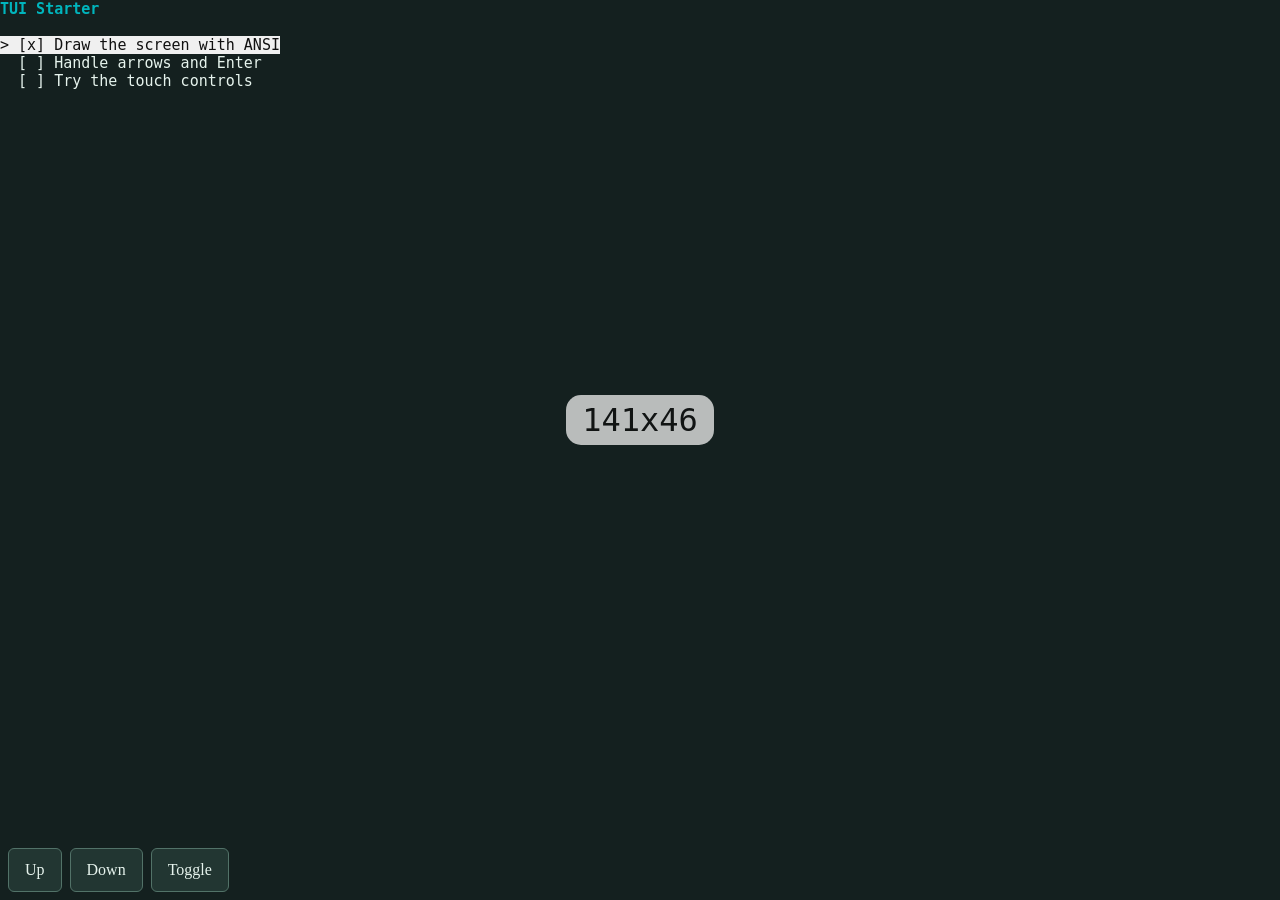
<file: examples/hterm-tui/index.html>
<!doctype html>
<html lang="en">
<head>
  <meta charset="utf-8">
  <meta name="viewport" content="width=device-width, initial-scale=1">
  <title>TUI Starter</title>
  <link rel="stylesheet" href="style.css">
  <script defer src="hterm_all.js"></script>
  <script defer src="terminal.js"></script>
  <script defer src="app.js"></script>
</head>
<body>
  <main id="terminal" aria-label="TUI Starter terminal"></main>
  <nav aria-label="Terminal controls">
    <button type="button" data-key="up">Up</button>
    <button type="button" data-key="down">Down</button>
    <button type="button" data-key="enter">Toggle</button>
  </nav>
</body>
</html>
</file>
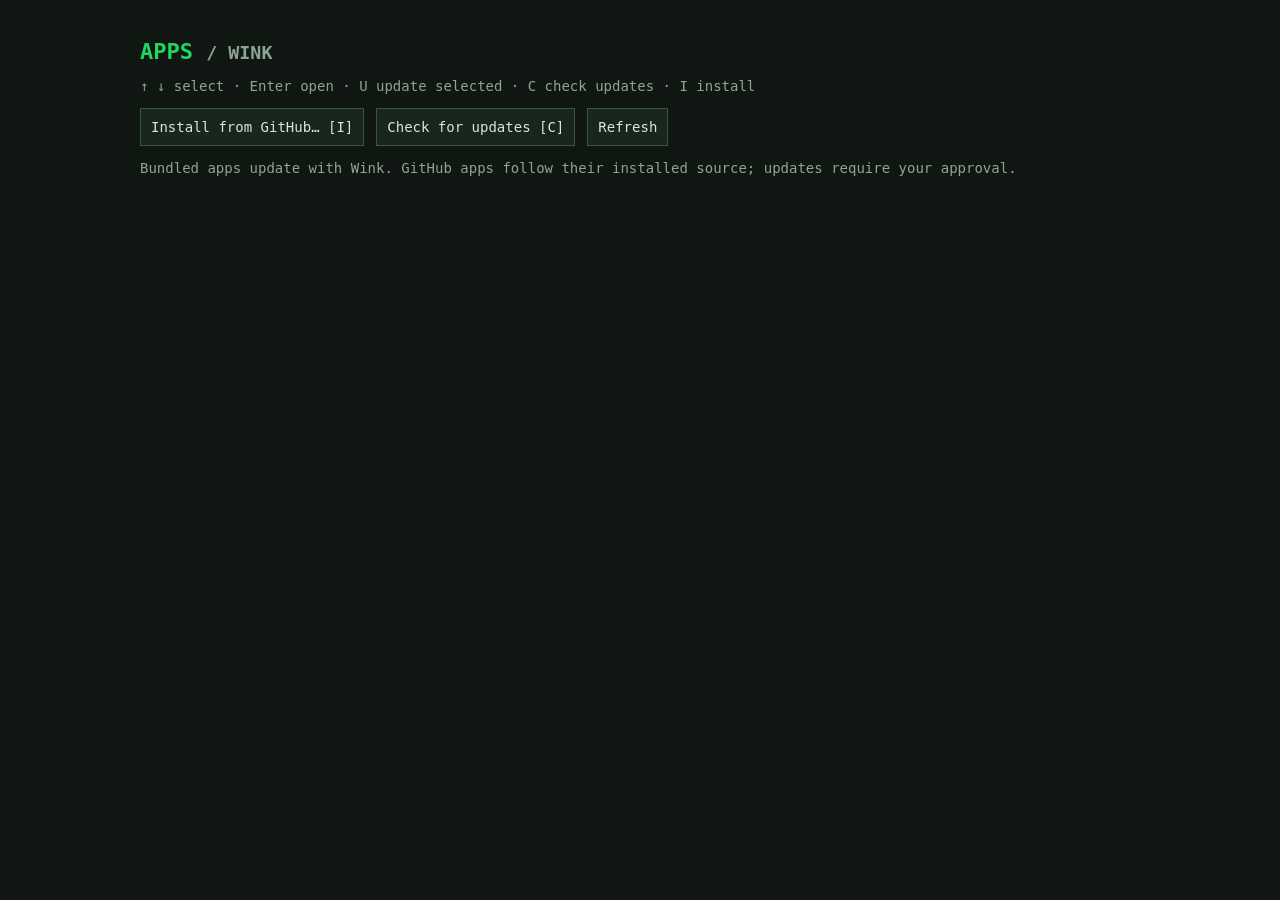
<file: Resources/Plugins/org.blink.apps/index.html>
<!doctype html><html lang="en"><head><meta charset="utf-8"><title>Apps</title><link rel="stylesheet" href="style.css"></head><body><header><h1>APPS <small>/ WINK</small></h1><p>↑ ↓ select · Enter open · U update selected · C check updates · I install</p></header><nav><button id="install">Install from GitHub… [I]</button><button id="check">Check for updates [C]</button><button id="refresh">Refresh</button></nav><p>Bundled apps update with Wink. GitHub apps follow their installed source; updates require your approval.</p><div id="apps" role="list" aria-label="Installed apps"></div><p id="status" role="status" aria-live="polite"></p><script src="app.js"></script></body></html>
</file>
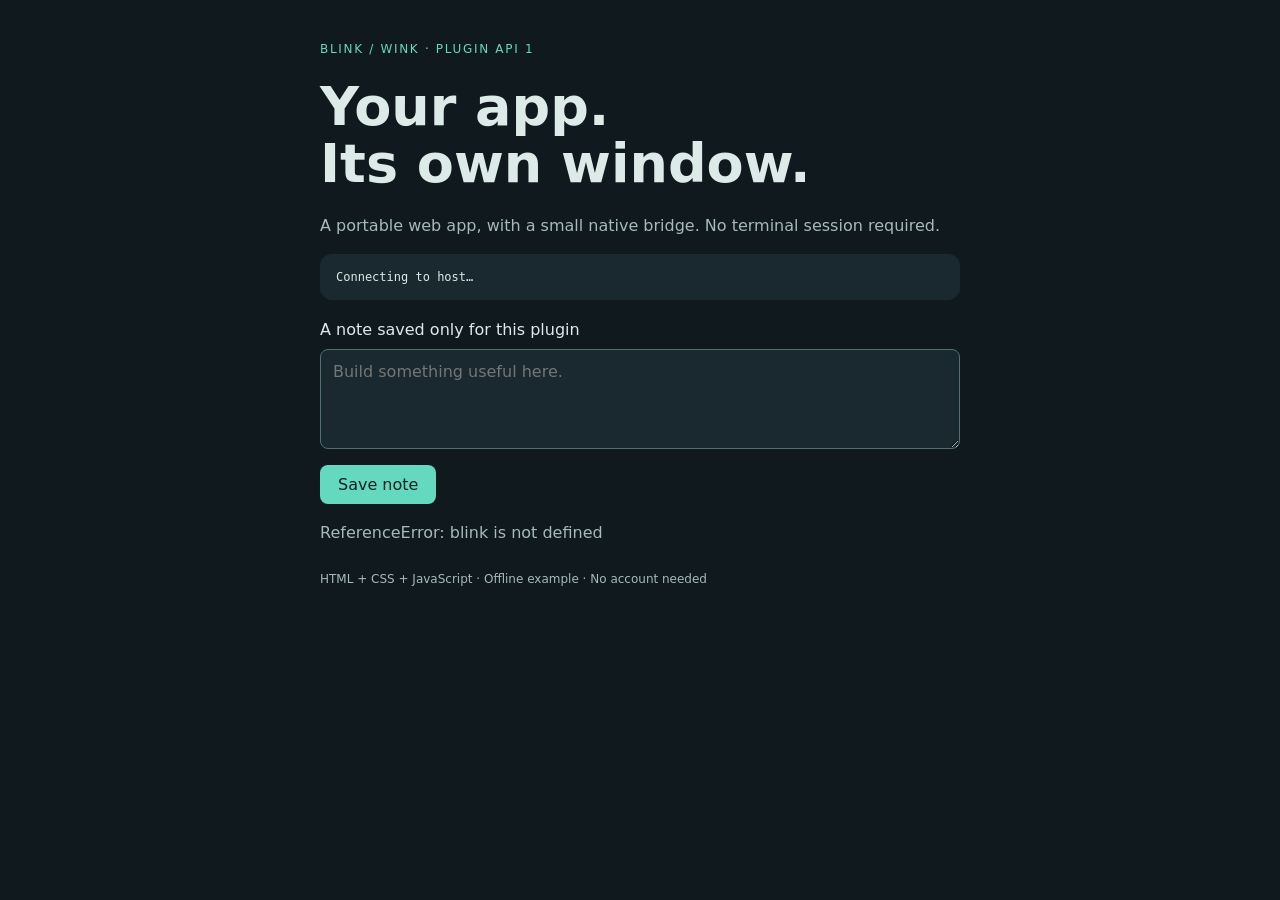
<file: Resources/Plugins/org.blink.demo/index.html>
<!doctype html>
<html lang="en"><head><meta charset="utf-8"><meta name="viewport" content="width=device-width,initial-scale=1"><title>Plugin Playground</title><link rel="stylesheet" href="style.css"><script defer src="app.js"></script></head>
<body><main><p class="eyebrow">BLINK / WINK · PLUGIN API 1</p><h1>Your app.<br>Its own window.</h1><p>A portable web app, with a small native bridge. No terminal session required.</p><pre id="host">Connecting to host…</pre><label for="note">A note saved only for this plugin</label><textarea id="note" placeholder="Build something useful here."></textarea><button id="save" disabled>Save note</button><p id="status" role="status"></p><footer>HTML + CSS + JavaScript · Offline example · No account needed</footer></main></body></html>
</file>
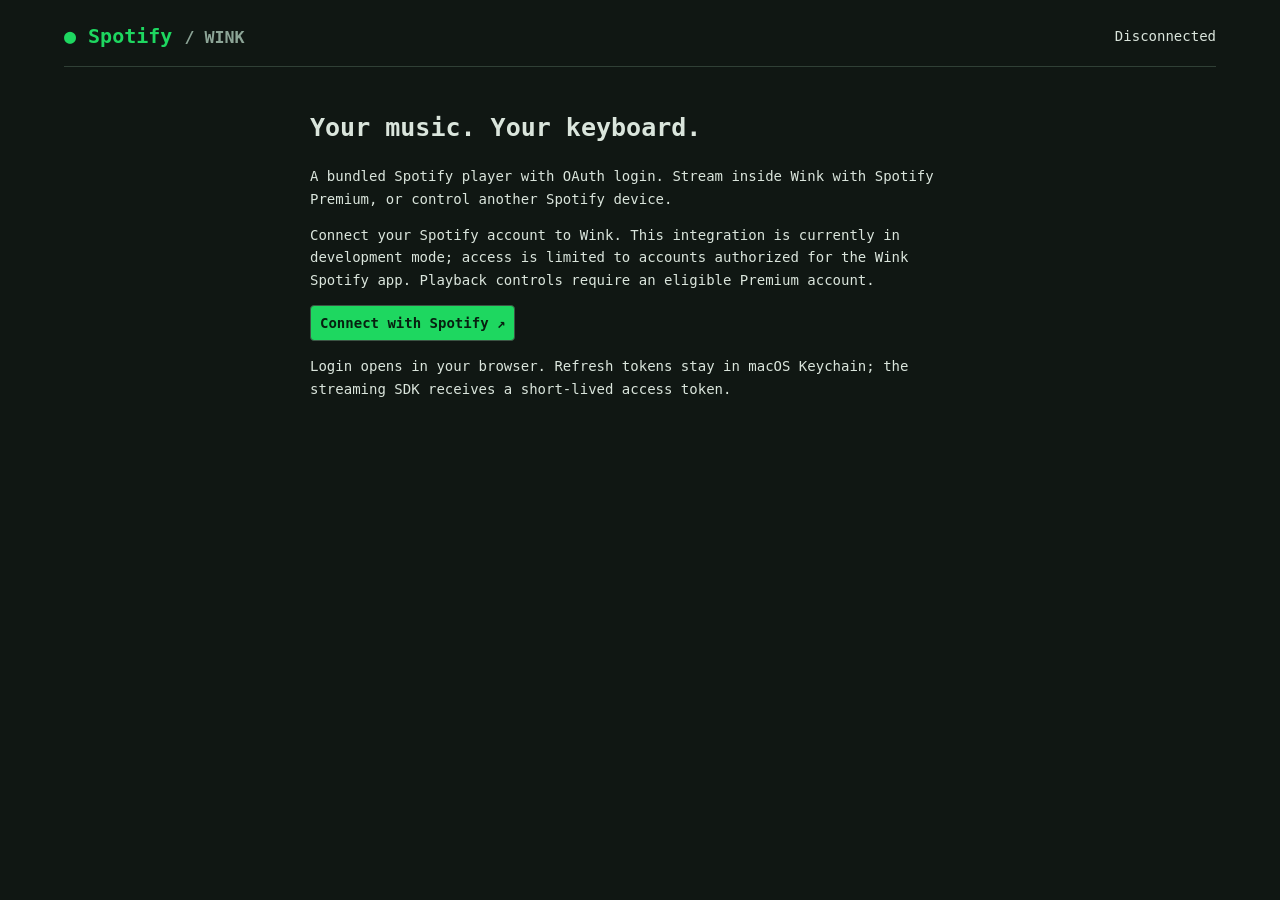
<file: Resources/Plugins/org.blink.spotify/index.html>
<!doctype html><html lang="en"><head><meta charset="utf-8"><meta name="viewport" content="width=device-width"><title>Spotify for Wink</title><link rel="stylesheet" href="style.css"></head><body>
<header><strong>● Spotify <small>/ WINK</small></strong><span id="connection">Disconnected</span><button id="disconnect" hidden>Disconnect</button></header>
<section id="setup"><h1>Your music. Your keyboard.</h1><p>A bundled Spotify player with OAuth login. Stream inside Wink with Spotify Premium, or control another Spotify device.</p><input id="client" type="hidden" value="824343e4193644aab4193e4574480d82"><p>Connect your Spotify account to Wink. This integration is currently in development mode; access is limited to accounts authorized for the Wink Spotify app. Playback controls require an eligible Premium account.</p><button id="login">Connect with Spotify ↗</button><p>Login opens in your browser. Refresh tokens stay in macOS Keychain; the streaming SDK receives a short-lived access token.</p></section>
<main id="app" hidden><section class="player"><img id="art" alt="Album artwork" hidden><div><p class="muted">NOW PLAYING</p><h1 id="title">No active playback</h1><p id="artist">Choose Play in Wink to connect the built-in player.</p><a id="tracklink" target="_blank" rel="noopener">View on Spotify</a><p id="progress"></p><div class="controls"><button id="previous" title="Previous [p]">|◀</button><button id="toggle" title="Play/pause [space]">Play</button><button id="next" title="Next [n]">▶|</button><button id="shuffle">Shuffle</button><button id="repeat">Repeat</button></div><label>Seek <input id="seek" type="range" min="0" max="100" value="0"></label><label>Volume <input id="volume" type="range" min="0" max="100" value="50"></label></div></section>
<div class="toolbar"><button id="stream">Play in Wink</button><span id="stream-status" role="status">In-app streaming requires Premium</span><label>Device <select id="devices"><option value="">Select device…</option></select></label><button id="refresh">Refresh</button></div>
<nav><button data-view="search">Search [/]</button><button data-view="library">Liked songs</button><button data-view="playlists">Playlists</button><button data-view="queue">Queue</button></nav>
<form id="searchform"><label class="sr-only" for="searchtype">Search for</label><select id="searchtype"><option value="artist">Artists</option><option value="album">Albums</option><option value="track">Tracks</option></select><input id="query" aria-label="Search Spotify" placeholder="Search for an artist, album or track…"><button>Search</button></form><div class="browse-heading"><button id="back" hidden>← Back</button><h2 id="heading">Search for an artist to browse their albums</h2><button id="playalbum" hidden>Play album</button></div><div id="discography" hidden><label>Releases <select id="release-group"><option value="album">Albums</option><option value="single">Singles &amp; EPs</option><option value="compilation">Compilations</option><option value="appears_on">Appears on</option><option value="album,single,compilation,appears_on">All releases</option></select></label><span class="muted">Spotify release order · Load more for the full discography</span></div><div id="results"></div><button id="more" hidden>Load more</button><footer>SPACE play/pause · N next · P previous · / search · Artwork via Spotify · Audio inside Wink or via Spotify Connect</footer></main>
<p id="status" role="status" aria-live="polite"></p><script src="app.js"></script></body></html>
</file>
<file: examples/hterm-tui/style.css>
html, body { height: 100%; margin: 0; }
body { display: flex; flex-direction: column; background: #14201f; color: #e6f3ed; }
#terminal { position: relative; flex: 1; min-height: 0; }
nav { display: flex; gap: 8px; padding: 8px; }
button {
  min-height: 44px;
  padding: 0 16px;
  background: #223632;
  color: inherit;
  border: 1px solid #527268;
  border-radius: 6px;
  font: inherit;
}
</file>
<file: Resources/Plugins/org.blink.apps/style.css>
:root{color-scheme:dark;background:#101713;color:#dae5dc;font:14px ui-monospace,SFMono-Regular,Menlo,monospace}body{max-width:1000px;padding:24px;margin:auto}h1{color:#1ed760;font-size:22px}small,p{color:#8ca496}nav,.app{display:flex;gap:12px;align-items:center;flex-wrap:wrap}button{font:inherit;background:#18261d;border:1px solid #3c5444;color:inherit;padding:10px;cursor:pointer}button:focus-visible,button:hover{outline:1px solid #1ed760}.app{padding:16px;border:1px solid #27382d;margin-top:12px}.app.selected{border-color:#1ed760}.info{flex:1;min-width:200px}.info small{display:block;margin-top:6px;overflow-wrap:anywhere}button:disabled{opacity:.5;cursor:wait}#status{white-space:pre-wrap;color:#d9c886}
a{color:#1ed760}a:focus-visible{outline:1px solid #1ed760;outline-offset:4px}
</file>
<file: Resources/Plugins/org.blink.demo/style.css>
:root { color-scheme: dark; font: 16px system-ui; background: #10191d; color: #dceae8; }
main { max-width: 640px; margin: 40px auto; padding: 0 24px; }
.eyebrow { color: #65d9bf; letter-spacing: .14em; font-size: 12px; }
h1 { font-size: clamp(32px, 6vw, 54px); line-height: 1.05; margin: 20px 0; }
p, footer { color: #a5bab9; line-height: 1.6; }
pre { background: #19292f; padding: 16px; border-radius: 12px; overflow: auto; font-size: 12px; }
label { display: block; margin: 20px 0 10px; }
textarea { box-sizing: border-box; width: 100%; min-height: 100px; background: #19292f; color: inherit; border: 1px solid #52706e; border-radius: 8px; padding: 12px; font: inherit; }
button { margin-top: 12px; background: #65d9bf; color: #10211f; border: 0; border-radius: 8px; padding: 10px 18px; cursor: pointer; font: inherit; }
footer { font-size: 12px; margin: 24px 0; }
</file>
<file: Resources/Plugins/org.blink.spotify/style.css>
:root{color-scheme:dark;font:14px ui-monospace,SFMono-Regular,Menlo,monospace;background:#101713;color:#dae5dc}*{box-sizing:border-box}body{margin:0;padding:24px;max-width:1200px;margin:auto}header{display:flex;align-items:center;gap:20px;border-bottom:1px solid #304036;padding-bottom:18px}header strong{color:#1ed760;font-size:20px}small,.muted,footer{color:#8ca496}#connection{margin-left:auto}h1{font-size:25px;line-height:1.3}h2{font-size:16px}p{line-height:1.6}button,input,select{font:inherit;border:1px solid #3c5444;background:#18261d;color:inherit;border-radius:4px;padding:9px}button{cursor:pointer}button:hover,button:focus-visible{border-color:#1ed760;color:#1ed760}button:disabled{opacity:.5;cursor:wait}input:focus{outline:1px solid #1ed760}#setup{max-width:660px;margin:45px auto}#client{display:block;width:100%;margin:12px 0}code{color:#1ed760;overflow-wrap:anywhere}#login{background:#1ed760;color:#072010;font-weight:bold}.player{display:grid;grid-template-columns:minmax(130px,240px) 1fr;gap:28px;margin:28px 0}.player img{width:100%;aspect-ratio:1;object-fit:contain}.controls{display:flex;flex-wrap:wrap;gap:7px;margin:12px 0}label{display:inline-block;color:#a9bfae;margin:8px 12px 8px 0}input[type=range]{vertical-align:middle;width:140px;padding:0;accent-color:#1ed760}.toolbar,nav{display:flex;align-items:center;gap:8px;flex-wrap:wrap}nav{border-top:1px solid #304036;padding-top:20px;margin-bottom:16px}form{display:flex;gap:8px}#query{flex:1;min-width:0}.row{display:flex;gap:10px;align-items:center;border-bottom:1px solid #27382d;padding:11px 0}.row .description{flex:1;min-width:0;overflow-wrap:anywhere}.row small{display:block;margin-top:5px}a{color:#1ed760}footer{font-size:11px;margin-top:26px}#status{color:#d9c886;white-space:pre-wrap;overflow-wrap:anywhere}#more{margin-top:16px}[hidden]{display:none!important}@media(max-width:600px){body{padding:15px}.player{grid-template-columns:110px 1fr;gap:14px}.controls{grid-column:1/-1}h1{font-size:20px}}

.browse-heading{display:flex;align-items:center;gap:12px;margin-top:18px}.browse-heading h2{flex:1}.sr-only{position:absolute;width:1px;height:1px;overflow:hidden;clip-path:inset(50%)}
</file>
